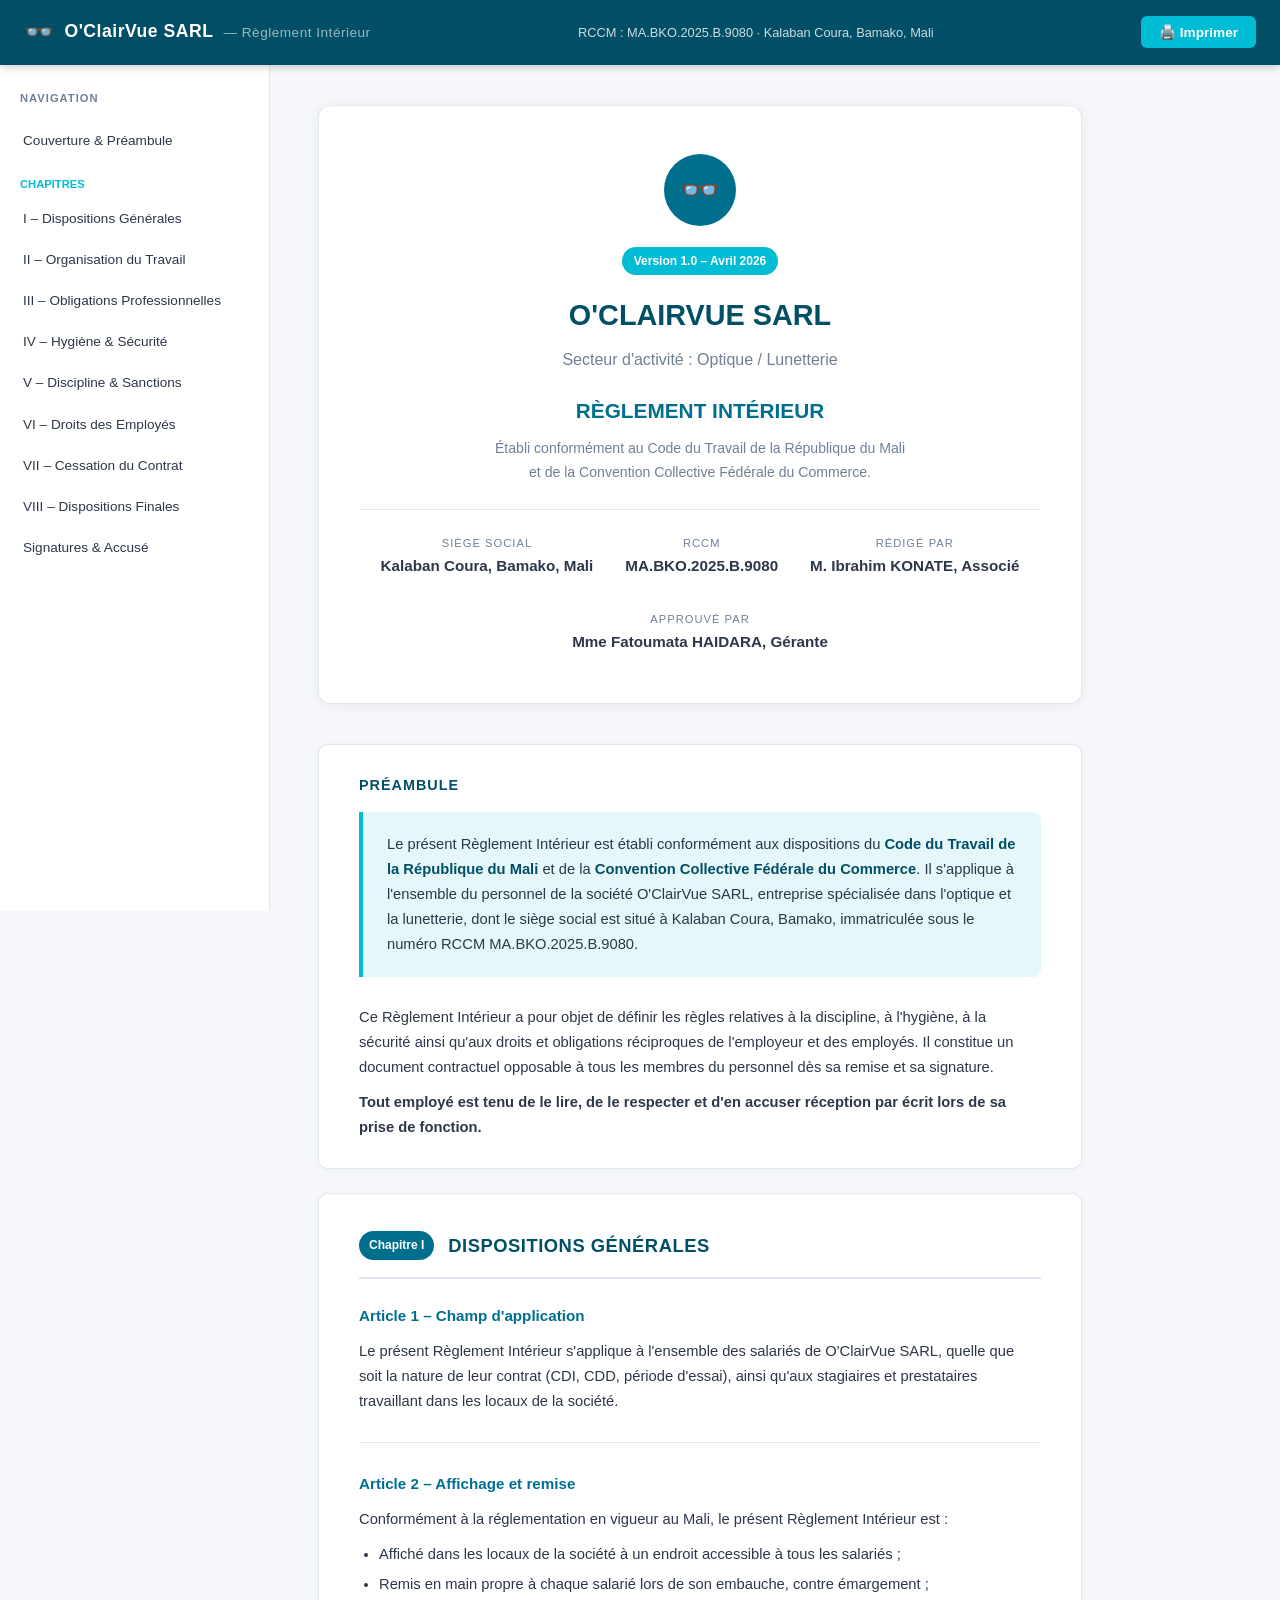
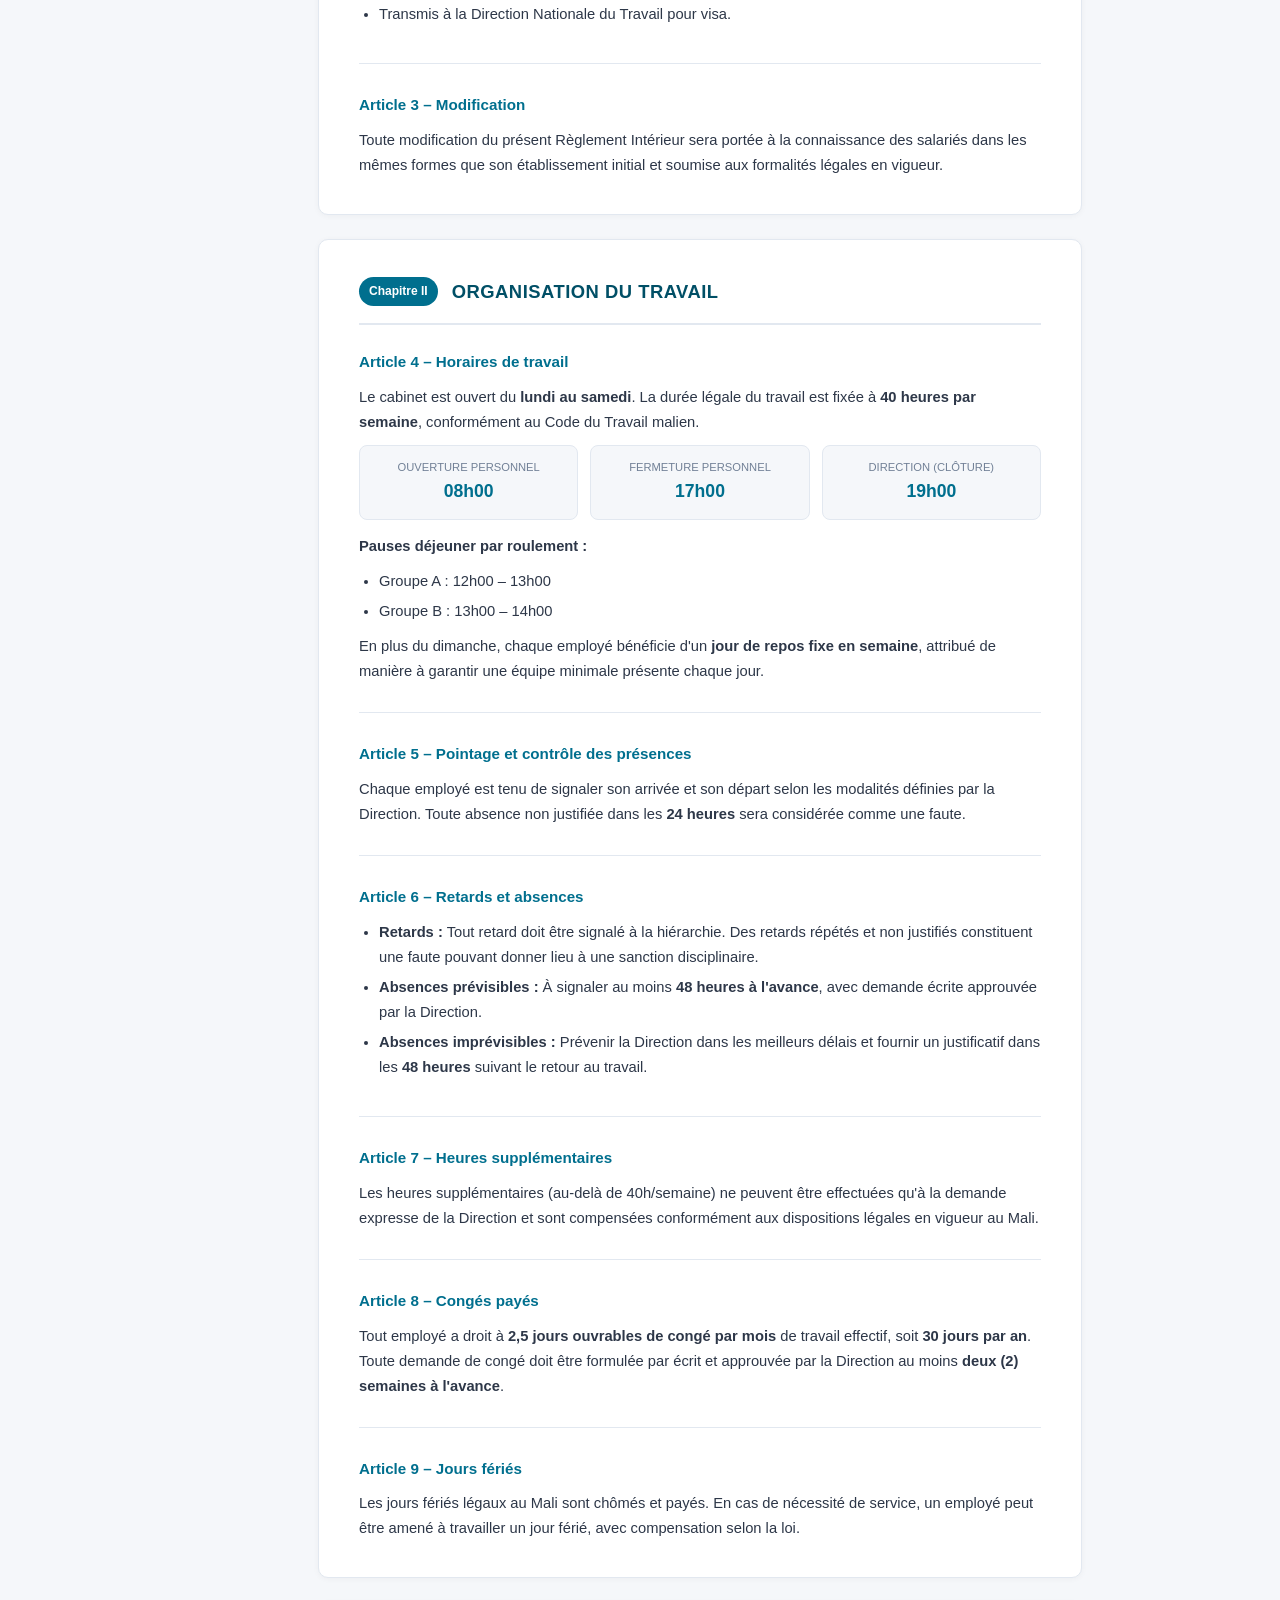
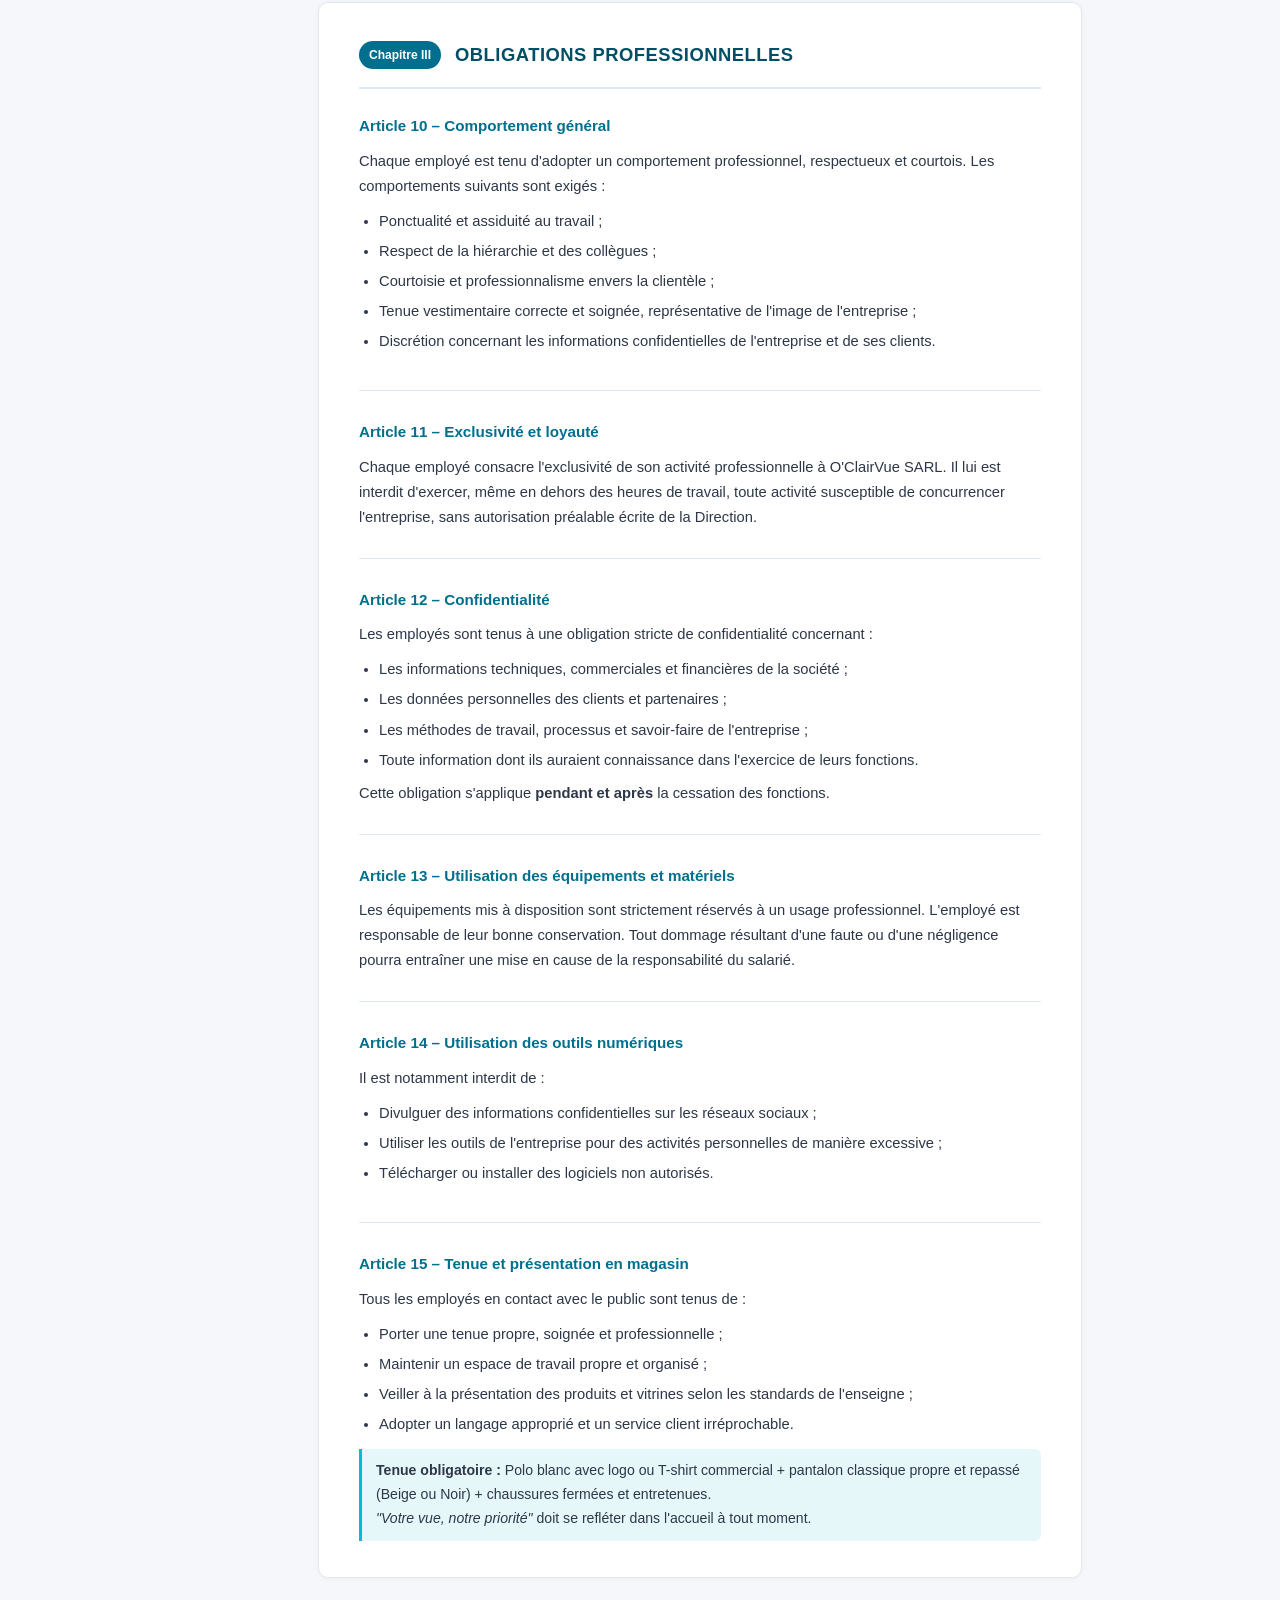
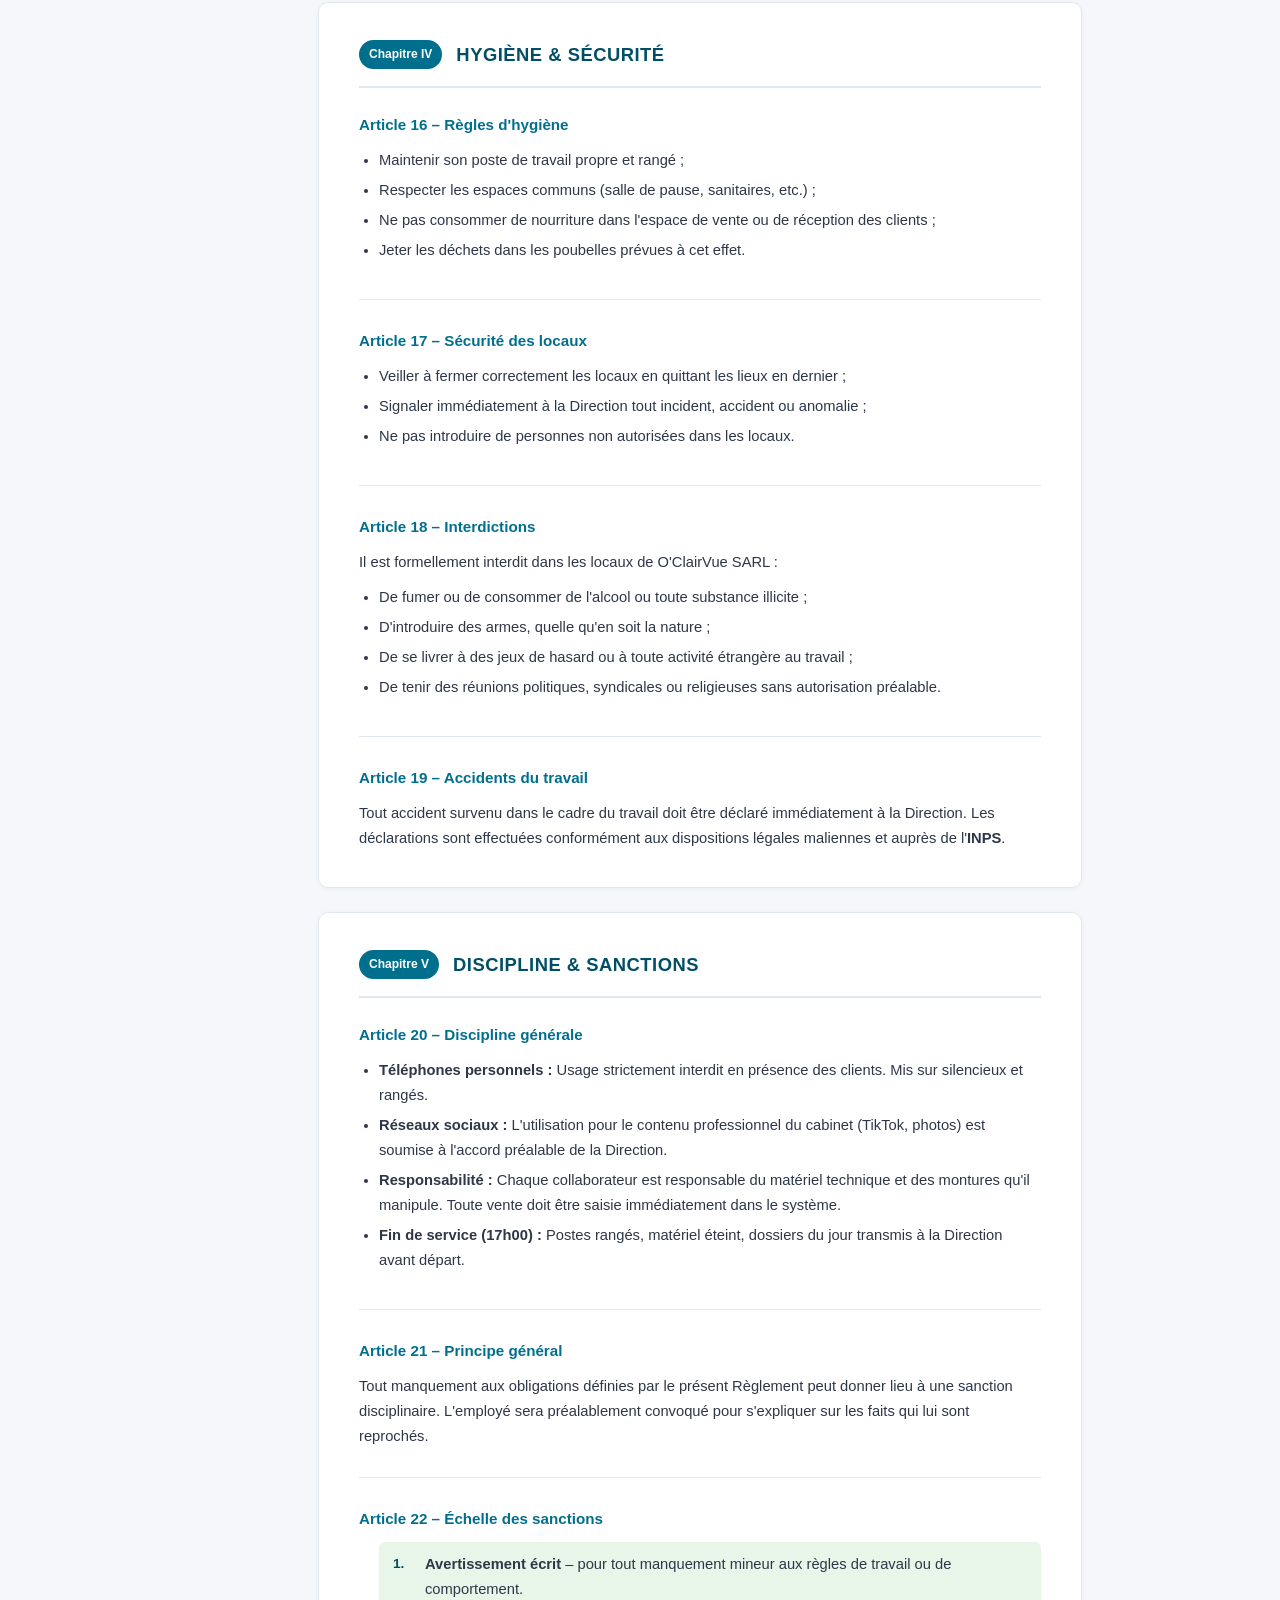
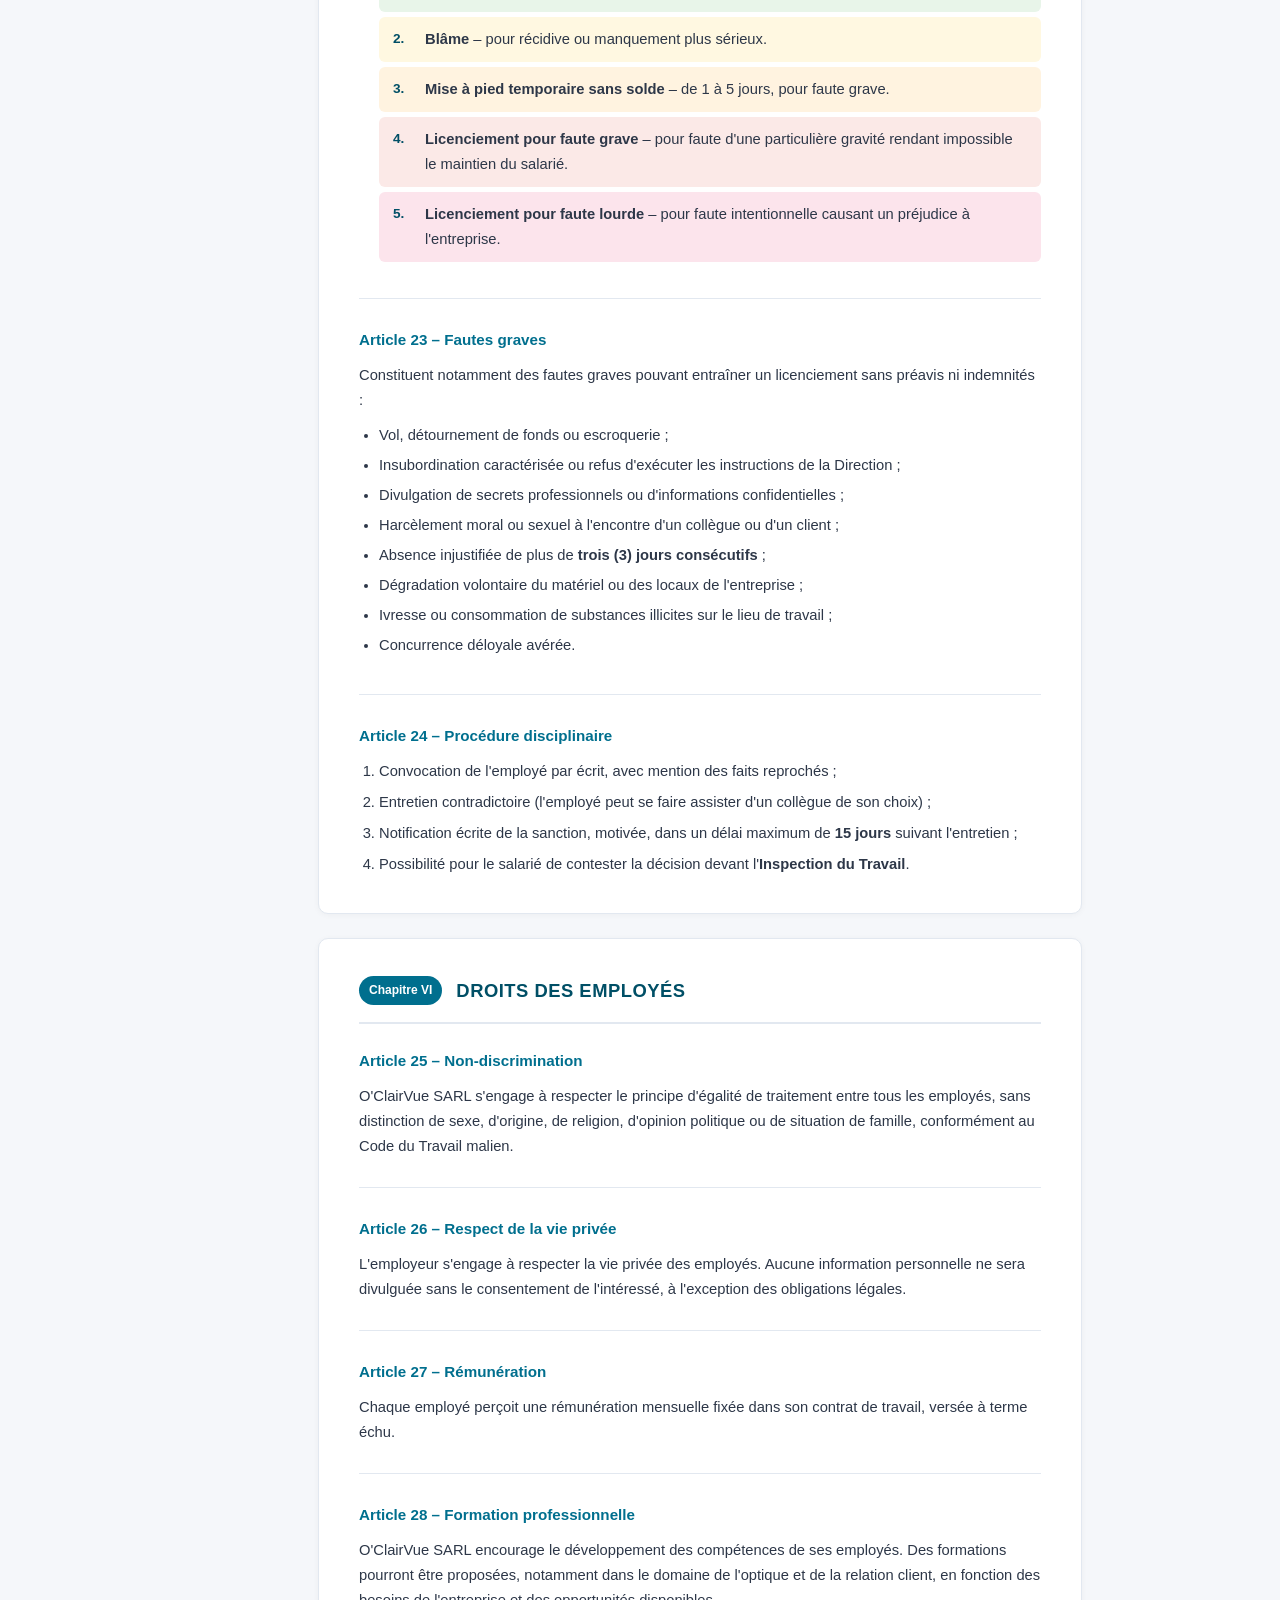
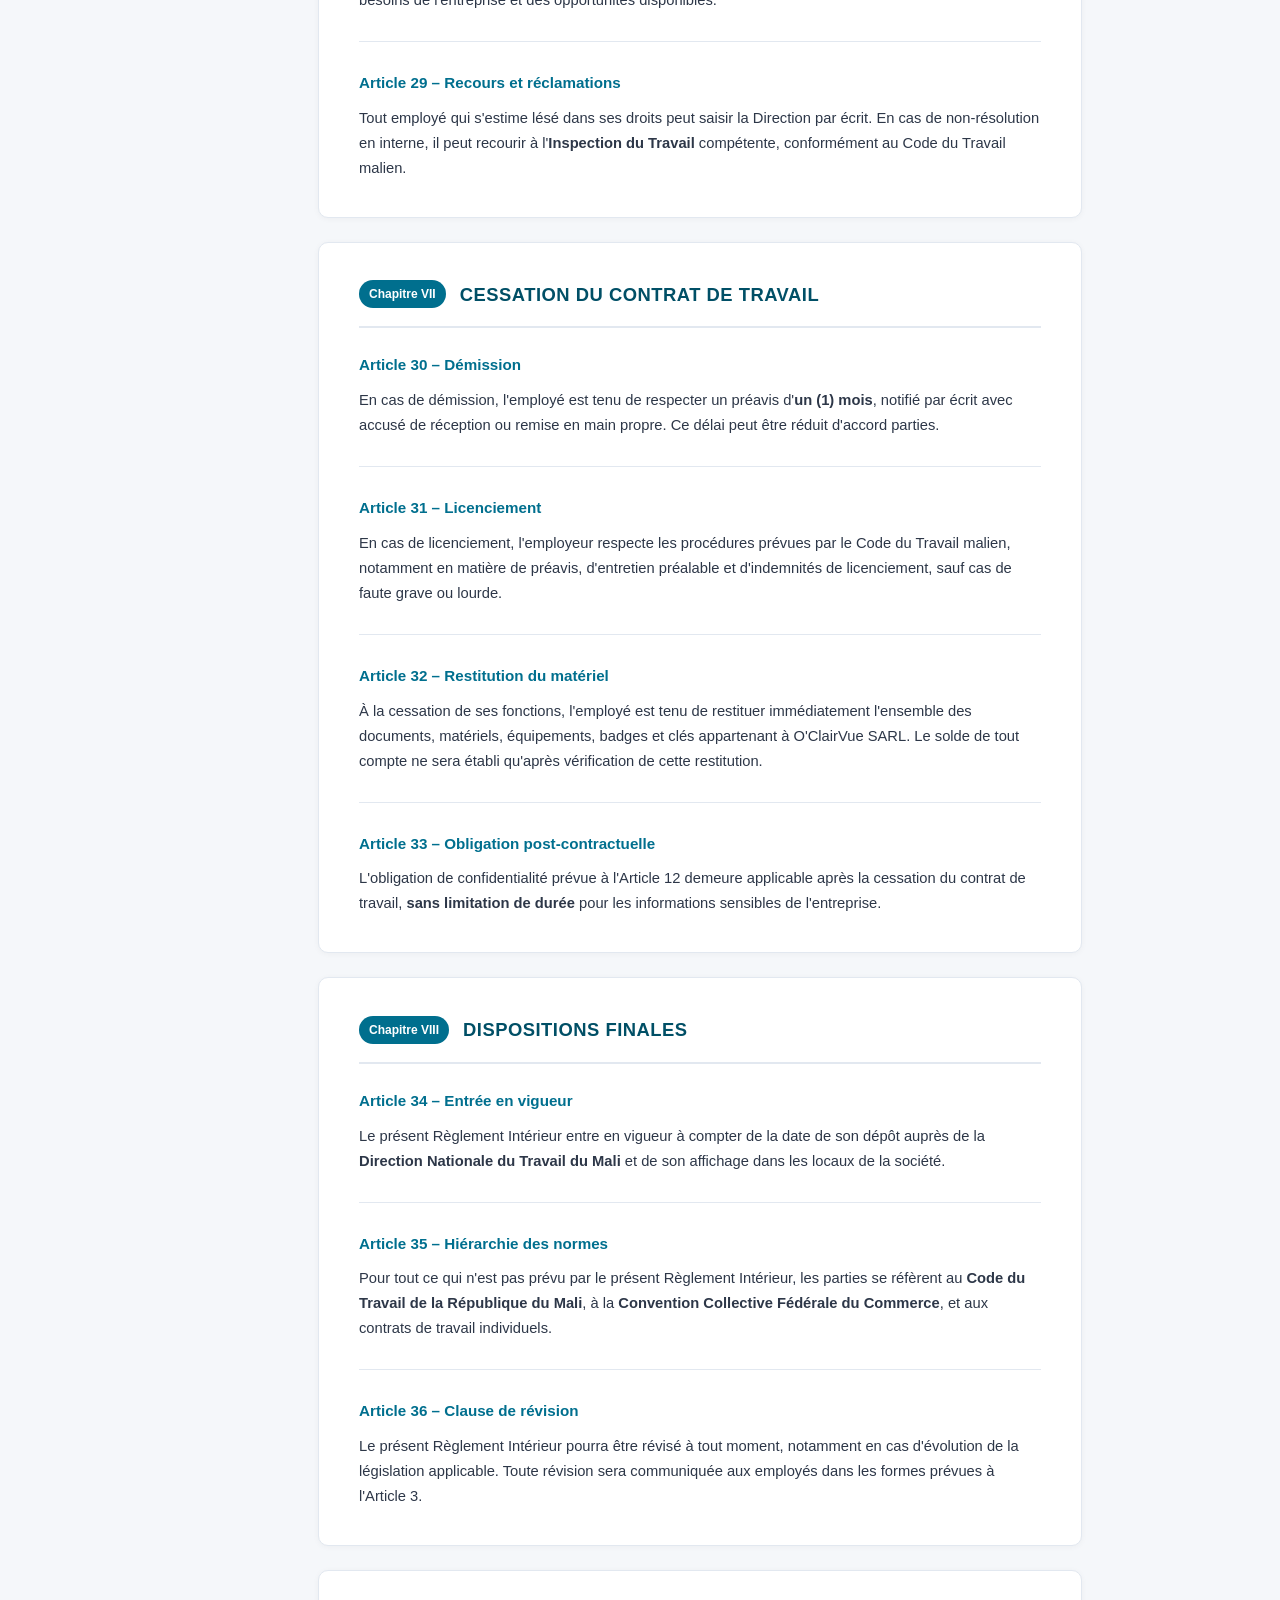
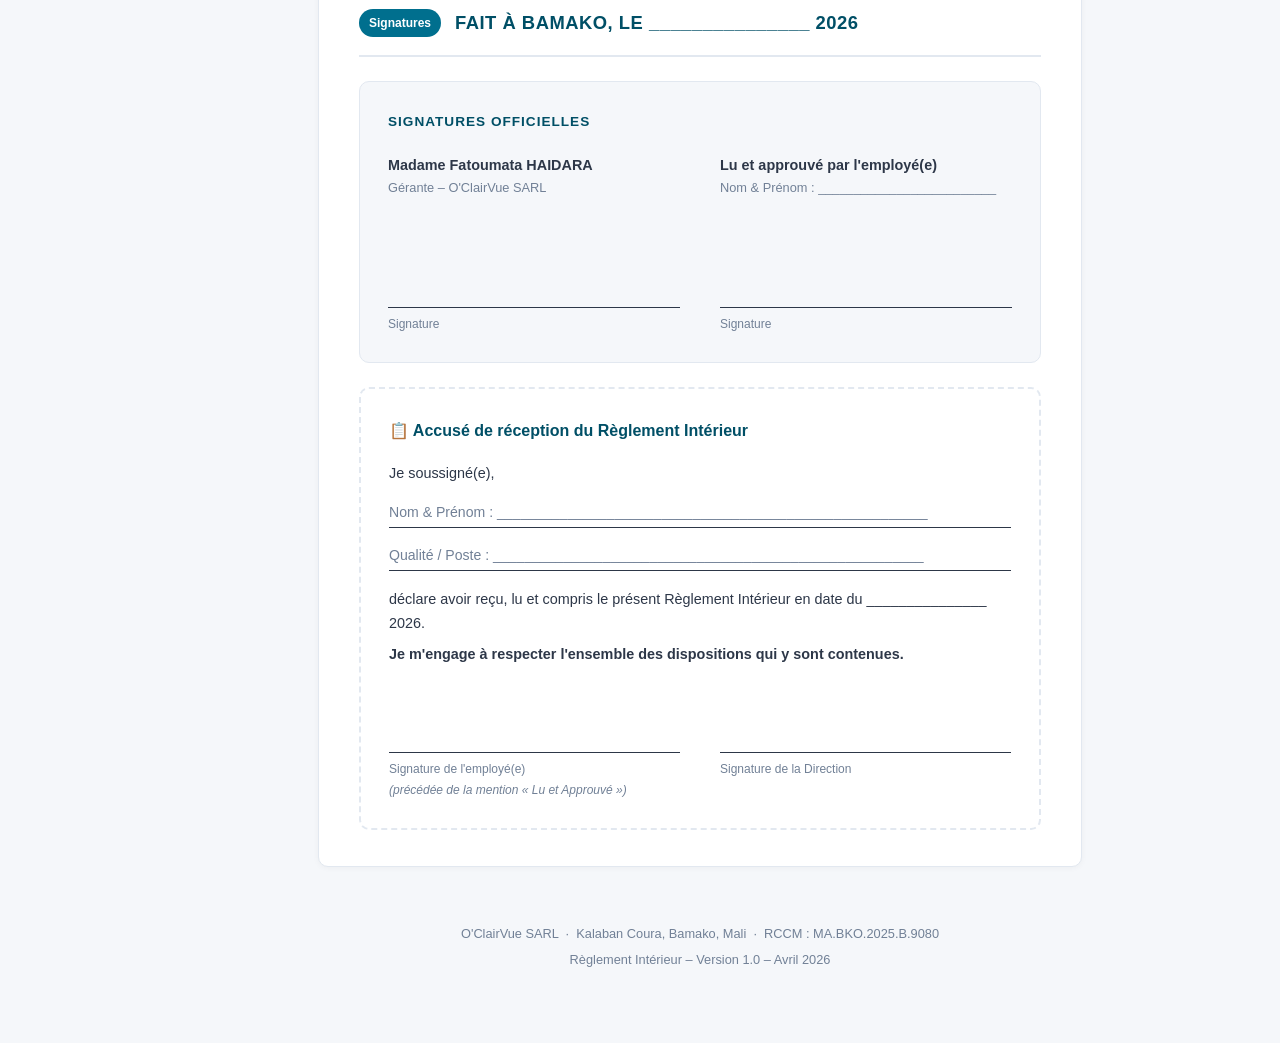
<file: reglement-interieur.html>
<!DOCTYPE html>
<html lang="fr">
<head>
  <meta charset="UTF-8">
  <meta name="viewport" content="width=device-width, initial-scale=1.0">
  <title>Règlement Intérieur – O'ClairVue SARL</title>
  <style>
    :root {
      --primary: #006f8e;
      --primary-dark: #004f66;
      --accent: #00bcd4;
      --bg: #f5f7fa;
      --white: #ffffff;
      --text: #2d3748;
      --muted: #718096;
      --border: #e2e8f0;
      --sidebar-width: 270px;
    }

    * { box-sizing: border-box; margin: 0; padding: 0; }

    body {
      font-family: 'Segoe UI', Arial, sans-serif;
      background: var(--bg);
      color: var(--text);
      line-height: 1.7;
    }

    /* ─── TOP BAR ─── */
    .topbar {
      background: var(--primary-dark);
      color: white;
      padding: 12px 24px;
      display: flex;
      align-items: center;
      justify-content: space-between;
      position: sticky;
      top: 0;
      z-index: 200;
      box-shadow: 0 2px 8px rgba(0,0,0,0.2);
    }
    .topbar-logo {
      display: flex;
      align-items: center;
      gap: 10px;
      font-size: 1.1rem;
      font-weight: 700;
      letter-spacing: 0.5px;
    }
    .topbar-logo span { font-size: 1.5rem; }
    .topbar-meta { font-size: 0.8rem; opacity: 0.8; }
    .btn-print {
      background: var(--accent);
      color: white;
      border: none;
      padding: 8px 18px;
      border-radius: 6px;
      cursor: pointer;
      font-size: 0.85rem;
      font-weight: 600;
      transition: background 0.2s;
    }
    .btn-print:hover { background: #0097a7; }

    /* ─── LAYOUT ─── */
    .layout {
      display: flex;
      min-height: calc(100vh - 54px);
    }

    /* ─── SIDEBAR ─── */
    .sidebar {
      width: var(--sidebar-width);
      background: var(--white);
      border-right: 1px solid var(--border);
      padding: 24px 0;
      position: sticky;
      top: 54px;
      height: calc(100vh - 54px);
      overflow-y: auto;
      flex-shrink: 0;
    }
    .sidebar h3 {
      font-size: 0.7rem;
      text-transform: uppercase;
      letter-spacing: 1px;
      color: var(--muted);
      padding: 0 20px 12px;
    }
    .sidebar ul { list-style: none; }
    .sidebar ul li a {
      display: block;
      padding: 9px 20px;
      color: var(--text);
      text-decoration: none;
      font-size: 0.85rem;
      border-left: 3px solid transparent;
      transition: all 0.2s;
    }
    .sidebar ul li a:hover,
    .sidebar ul li a.active {
      background: #e6f7fa;
      color: var(--primary);
      border-left-color: var(--accent);
      font-weight: 600;
    }
    .sidebar .chapter-label {
      font-size: 0.7rem;
      font-weight: 700;
      color: var(--accent);
      text-transform: uppercase;
      padding: 14px 20px 4px;
    }

    /* ─── MAIN CONTENT ─── */
    .main {
      flex: 1;
      padding: 40px 48px;
      max-width: 860px;
    }

    /* Cover */
    .cover {
      text-align: center;
      background: var(--white);
      border-radius: 12px;
      padding: 48px 40px;
      margin-bottom: 40px;
      border: 1px solid var(--border);
      box-shadow: 0 2px 12px rgba(0,0,0,0.06);
    }
    .cover .logo-badge {
      width: 72px;
      height: 72px;
      background: var(--primary);
      border-radius: 50%;
      display: flex;
      align-items: center;
      justify-content: center;
      font-size: 2rem;
      margin: 0 auto 20px;
    }
    .cover h1 {
      font-size: 1.8rem;
      color: var(--primary-dark);
      margin-bottom: 6px;
    }
    .cover .subtitle {
      font-size: 1rem;
      color: var(--muted);
      margin-bottom: 20px;
    }
    .cover .meta-grid {
      display: flex;
      justify-content: center;
      gap: 32px;
      flex-wrap: wrap;
      margin-top: 24px;
      padding-top: 24px;
      border-top: 1px solid var(--border);
    }
    .cover .meta-item { text-align: center; }
    .cover .meta-item .label {
      font-size: 0.7rem;
      text-transform: uppercase;
      letter-spacing: 1px;
      color: var(--muted);
    }
    .cover .meta-item .value {
      font-size: 0.95rem;
      font-weight: 600;
      color: var(--text);
    }
    .badge-version {
      display: inline-block;
      background: var(--accent);
      color: white;
      font-size: 0.75rem;
      font-weight: 700;
      padding: 4px 12px;
      border-radius: 20px;
      margin-bottom: 16px;
    }

    /* Sections */
    .section {
      background: var(--white);
      border-radius: 10px;
      padding: 36px 40px;
      margin-bottom: 24px;
      border: 1px solid var(--border);
      box-shadow: 0 1px 6px rgba(0,0,0,0.04);
      scroll-margin-top: 70px;
    }
    .section-header {
      display: flex;
      align-items: center;
      gap: 14px;
      margin-bottom: 24px;
      padding-bottom: 16px;
      border-bottom: 2px solid var(--border);
    }
    .chapter-num {
      background: var(--primary);
      color: white;
      font-size: 0.75rem;
      font-weight: 700;
      padding: 4px 10px;
      border-radius: 20px;
      white-space: nowrap;
    }
    .section h2 {
      font-size: 1.15rem;
      color: var(--primary-dark);
      text-transform: uppercase;
      letter-spacing: 0.5px;
    }

    /* Articles */
    .article {
      margin-bottom: 28px;
      padding-bottom: 28px;
      border-bottom: 1px solid var(--border);
    }
    .article:last-child { border-bottom: none; margin-bottom: 0; padding-bottom: 0; }
    .article h3 {
      font-size: 0.95rem;
      color: var(--primary);
      margin-bottom: 10px;
      font-weight: 700;
    }
    .article p { font-size: 0.92rem; margin-bottom: 10px; }
    .article p:last-child { margin-bottom: 0; }
    .article ul {
      padding-left: 20px;
      margin: 8px 0;
    }
    .article ul li {
      font-size: 0.92rem;
      margin-bottom: 5px;
    }

    /* Sanction scale */
    .sanction-list {
      list-style: none;
      padding: 0;
      margin: 10px 0;
    }
    .sanction-list li {
      display: flex;
      align-items: flex-start;
      gap: 12px;
      padding: 10px 14px;
      border-radius: 6px;
      margin-bottom: 6px;
      font-size: 0.9rem;
    }
    .sanction-list li:nth-child(1) { background: #e8f5e9; }
    .sanction-list li:nth-child(2) { background: #fff8e1; }
    .sanction-list li:nth-child(3) { background: #fff3e0; }
    .sanction-list li:nth-child(4) { background: #fbe9e7; }
    .sanction-list li:nth-child(5) { background: #fce4ec; }
    .sanction-num {
      font-weight: 800;
      font-size: 0.85rem;
      min-width: 20px;
      color: var(--primary-dark);
    }

    /* Preambule */
    .preambule {
      background: #e6f7fa;
      border-left: 4px solid var(--accent);
      border-radius: 0 8px 8px 0;
      padding: 20px 24px;
      margin-bottom: 28px;
      font-size: 0.92rem;
    }
    .preambule strong { color: var(--primary-dark); }

    /* Horaires */
    .horaire-grid {
      display: flex;
      gap: 12px;
      flex-wrap: wrap;
      margin: 10px 0;
    }
    .horaire-card {
      background: var(--bg);
      border: 1px solid var(--border);
      border-radius: 8px;
      padding: 12px 16px;
      text-align: center;
      flex: 1;
      min-width: 120px;
    }
    .horaire-card .h-label { font-size: 0.7rem; color: var(--muted); text-transform: uppercase; }
    .horaire-card .h-time { font-size: 1.1rem; font-weight: 700; color: var(--primary); }

    /* Signature block */
    .signature-block {
      background: var(--bg);
      border: 1px solid var(--border);
      border-radius: 10px;
      padding: 28px;
      margin-top: 24px;
    }
    .signature-block h3 {
      font-size: 0.85rem;
      color: var(--primary-dark);
      text-transform: uppercase;
      letter-spacing: 1px;
      margin-bottom: 20px;
    }
    .sig-row {
      display: flex;
      gap: 40px;
      flex-wrap: wrap;
    }
    .sig-col {
      flex: 1;
      min-width: 180px;
    }
    .sig-col .sig-name { font-weight: 700; font-size: 0.9rem; }
    .sig-col .sig-title { font-size: 0.8rem; color: var(--muted); margin-bottom: 40px; }
    .sig-line { border-top: 1px solid var(--text); margin-top: 8px; padding-top: 6px; font-size: 0.75rem; color: var(--muted); }

    /* Accusé de réception */
    .accuse {
      border: 2px dashed var(--border);
      border-radius: 10px;
      padding: 28px;
      margin-top: 24px;
    }
    .accuse h3 {
      color: var(--primary-dark);
      margin-bottom: 16px;
      font-size: 1rem;
    }
    .form-field {
      border-bottom: 1px solid var(--text);
      margin: 16px 0;
      padding-bottom: 2px;
      font-size: 0.88rem;
      color: var(--muted);
    }

    /* Footer */
    footer {
      text-align: center;
      padding: 32px;
      font-size: 0.8rem;
      color: var(--muted);
    }

    /* Print styles */
    @media print {
      .topbar, .sidebar, .btn-print { display: none !important; }
      .main { padding: 20px; max-width: 100%; }
      .section { break-inside: avoid; box-shadow: none; border: 1px solid #ccc; }
      .layout { display: block; }
    }

    /* Mobile */
    @media (max-width: 768px) {
      .sidebar { display: none; }
      .main { padding: 20px 16px; }
      .section { padding: 24px 20px; }
      .cover { padding: 32px 20px; }
      .topbar-meta { display: none; }
    }
  </style>
</head>
<body>

<!-- TOP BAR -->
<div class="topbar">
  <div class="topbar-logo">
    <span>👓</span>
    O'ClairVue SARL
    <span style="font-weight:300; opacity:0.6; font-size:0.85rem;">— Règlement Intérieur</span>
  </div>
  <div class="topbar-meta">RCCM : MA.BKO.2025.B.9080 · Kalaban Coura, Bamako, Mali</div>
  <button class="btn-print" onclick="window.print()">🖨️ Imprimer</button>
</div>

<div class="layout">

  <!-- SIDEBAR -->
  <nav class="sidebar">
    <h3>Navigation</h3>
    <ul>
      <li><a href="#couverture">Couverture &amp; Préambule</a></li>
      <li class="chapter-label">Chapitres</li>
      <li><a href="#ch1">I – Dispositions Générales</a></li>
      <li><a href="#ch2">II – Organisation du Travail</a></li>
      <li><a href="#ch3">III – Obligations Professionnelles</a></li>
      <li><a href="#ch4">IV – Hygiène &amp; Sécurité</a></li>
      <li><a href="#ch5">V – Discipline &amp; Sanctions</a></li>
      <li><a href="#ch6">VI – Droits des Employés</a></li>
      <li><a href="#ch7">VII – Cessation du Contrat</a></li>
      <li><a href="#ch8">VIII – Dispositions Finales</a></li>
      <li><a href="#signatures">Signatures &amp; Accusé</a></li>
    </ul>
  </nav>

  <!-- MAIN -->
  <main class="main">

    <!-- COVER -->
    <div class="cover" id="couverture">
      <div class="logo-badge">👓</div>
      <div class="badge-version">Version 1.0 – Avril 2026</div>
      <h1>O'CLAIRVUE SARL</h1>
      <div class="subtitle">Secteur d'activité : Optique / Lunetterie</div>
      <h2 style="font-size:1.3rem; color:#006f8e; margin-bottom: 8px;">RÈGLEMENT INTÉRIEUR</h2>
      <p style="color:#718096; font-size:0.88rem;">Établi conformément au Code du Travail de la République du Mali<br>et de la Convention Collective Fédérale du Commerce.</p>
      <div class="meta-grid">
        <div class="meta-item">
          <div class="label">Siège social</div>
          <div class="value">Kalaban Coura, Bamako, Mali</div>
        </div>
        <div class="meta-item">
          <div class="label">RCCM</div>
          <div class="value">MA.BKO.2025.B.9080</div>
        </div>
        <div class="meta-item">
          <div class="label">Rédigé par</div>
          <div class="value">M. Ibrahim KONATE, Associé</div>
        </div>
        <div class="meta-item">
          <div class="label">Approuvé par</div>
          <div class="value">Mme Fatoumata HAIDARA, Gérante</div>
        </div>
      </div>
    </div>

    <!-- PRÉAMBULE -->
    <div class="section" style="padding-top: 28px; padding-bottom: 28px;">
      <h3 style="color:var(--primary-dark); text-transform:uppercase; letter-spacing:1px; font-size:0.9rem; margin-bottom:14px;">Préambule</h3>
      <div class="preambule">
        Le présent Règlement Intérieur est établi conformément aux dispositions du <strong>Code du Travail de la République du Mali</strong> et de la <strong>Convention Collective Fédérale du Commerce</strong>. Il s'applique à l'ensemble du personnel de la société O'ClairVue SARL, entreprise spécialisée dans l'optique et la lunetterie, dont le siège social est situé à Kalaban Coura, Bamako, immatriculée sous le numéro RCCM MA.BKO.2025.B.9080.
      </div>
      <p style="font-size:0.92rem;">Ce Règlement Intérieur a pour objet de définir les règles relatives à la discipline, à l'hygiène, à la sécurité ainsi qu'aux droits et obligations réciproques de l'employeur et des employés. Il constitue un document contractuel opposable à tous les membres du personnel dès sa remise et sa signature.</p>
      <p style="font-size:0.92rem; margin-top:10px;"><strong>Tout employé est tenu de le lire, de le respecter et d'en accuser réception par écrit lors de sa prise de fonction.</strong></p>
    </div>

    <!-- CHAPITRE I -->
    <div class="section" id="ch1">
      <div class="section-header">
        <span class="chapter-num">Chapitre I</span>
        <h2>Dispositions Générales</h2>
      </div>

      <div class="article">
        <h3>Article 1 – Champ d'application</h3>
        <p>Le présent Règlement Intérieur s'applique à l'ensemble des salariés de O'ClairVue SARL, quelle que soit la nature de leur contrat (CDI, CDD, période d'essai), ainsi qu'aux stagiaires et prestataires travaillant dans les locaux de la société.</p>
      </div>

      <div class="article">
        <h3>Article 2 – Affichage et remise</h3>
        <p>Conformément à la réglementation en vigueur au Mali, le présent Règlement Intérieur est :</p>
        <ul>
          <li>Affiché dans les locaux de la société à un endroit accessible à tous les salariés ;</li>
          <li>Remis en main propre à chaque salarié lors de son embauche, contre émargement ;</li>
          <li>Transmis à la Direction Nationale du Travail pour visa.</li>
        </ul>
      </div>

      <div class="article">
        <h3>Article 3 – Modification</h3>
        <p>Toute modification du présent Règlement Intérieur sera portée à la connaissance des salariés dans les mêmes formes que son établissement initial et soumise aux formalités légales en vigueur.</p>
      </div>
    </div>

    <!-- CHAPITRE II -->
    <div class="section" id="ch2">
      <div class="section-header">
        <span class="chapter-num">Chapitre II</span>
        <h2>Organisation du Travail</h2>
      </div>

      <div class="article">
        <h3>Article 4 – Horaires de travail</h3>
        <p>Le cabinet est ouvert du <strong>lundi au samedi</strong>. La durée légale du travail est fixée à <strong>40 heures par semaine</strong>, conformément au Code du Travail malien.</p>
        <div class="horaire-grid">
          <div class="horaire-card">
            <div class="h-label">Ouverture personnel</div>
            <div class="h-time">08h00</div>
          </div>
          <div class="horaire-card">
            <div class="h-label">Fermeture personnel</div>
            <div class="h-time">17h00</div>
          </div>
          <div class="horaire-card">
            <div class="h-label">Direction (clôture)</div>
            <div class="h-time">19h00</div>
          </div>
        </div>
        <p style="margin-top:14px;"><strong>Pauses déjeuner par roulement :</strong></p>
        <ul>
          <li>Groupe A : 12h00 – 13h00</li>
          <li>Groupe B : 13h00 – 14h00</li>
        </ul>
        <p style="margin-top:10px;">En plus du dimanche, chaque employé bénéficie d'un <strong>jour de repos fixe en semaine</strong>, attribué de manière à garantir une équipe minimale présente chaque jour.</p>
      </div>

      <div class="article">
        <h3>Article 5 – Pointage et contrôle des présences</h3>
        <p>Chaque employé est tenu de signaler son arrivée et son départ selon les modalités définies par la Direction. Toute absence non justifiée dans les <strong>24 heures</strong> sera considérée comme une faute.</p>
      </div>

      <div class="article">
        <h3>Article 6 – Retards et absences</h3>
        <ul>
          <li><strong>Retards :</strong> Tout retard doit être signalé à la hiérarchie. Des retards répétés et non justifiés constituent une faute pouvant donner lieu à une sanction disciplinaire.</li>
          <li><strong>Absences prévisibles :</strong> À signaler au moins <strong>48 heures à l'avance</strong>, avec demande écrite approuvée par la Direction.</li>
          <li><strong>Absences imprévisibles :</strong> Prévenir la Direction dans les meilleurs délais et fournir un justificatif dans les <strong>48 heures</strong> suivant le retour au travail.</li>
        </ul>
      </div>

      <div class="article">
        <h3>Article 7 – Heures supplémentaires</h3>
        <p>Les heures supplémentaires (au-delà de 40h/semaine) ne peuvent être effectuées qu'à la demande expresse de la Direction et sont compensées conformément aux dispositions légales en vigueur au Mali.</p>
      </div>

      <div class="article">
        <h3>Article 8 – Congés payés</h3>
        <p>Tout employé a droit à <strong>2,5 jours ouvrables de congé par mois</strong> de travail effectif, soit <strong>30 jours par an</strong>. Toute demande de congé doit être formulée par écrit et approuvée par la Direction au moins <strong>deux (2) semaines à l'avance</strong>.</p>
      </div>

      <div class="article">
        <h3>Article 9 – Jours fériés</h3>
        <p>Les jours fériés légaux au Mali sont chômés et payés. En cas de nécessité de service, un employé peut être amené à travailler un jour férié, avec compensation selon la loi.</p>
      </div>
    </div>

    <!-- CHAPITRE III -->
    <div class="section" id="ch3">
      <div class="section-header">
        <span class="chapter-num">Chapitre III</span>
        <h2>Obligations Professionnelles</h2>
      </div>

      <div class="article">
        <h3>Article 10 – Comportement général</h3>
        <p>Chaque employé est tenu d'adopter un comportement professionnel, respectueux et courtois. Les comportements suivants sont exigés :</p>
        <ul>
          <li>Ponctualité et assiduité au travail ;</li>
          <li>Respect de la hiérarchie et des collègues ;</li>
          <li>Courtoisie et professionnalisme envers la clientèle ;</li>
          <li>Tenue vestimentaire correcte et soignée, représentative de l'image de l'entreprise ;</li>
          <li>Discrétion concernant les informations confidentielles de l'entreprise et de ses clients.</li>
        </ul>
      </div>

      <div class="article">
        <h3>Article 11 – Exclusivité et loyauté</h3>
        <p>Chaque employé consacre l'exclusivité de son activité professionnelle à O'ClairVue SARL. Il lui est interdit d'exercer, même en dehors des heures de travail, toute activité susceptible de concurrencer l'entreprise, sans autorisation préalable écrite de la Direction.</p>
      </div>

      <div class="article">
        <h3>Article 12 – Confidentialité</h3>
        <p>Les employés sont tenus à une obligation stricte de confidentialité concernant :</p>
        <ul>
          <li>Les informations techniques, commerciales et financières de la société ;</li>
          <li>Les données personnelles des clients et partenaires ;</li>
          <li>Les méthodes de travail, processus et savoir-faire de l'entreprise ;</li>
          <li>Toute information dont ils auraient connaissance dans l'exercice de leurs fonctions.</li>
        </ul>
        <p>Cette obligation s'applique <strong>pendant et après</strong> la cessation des fonctions.</p>
      </div>

      <div class="article">
        <h3>Article 13 – Utilisation des équipements et matériels</h3>
        <p>Les équipements mis à disposition sont strictement réservés à un usage professionnel. L'employé est responsable de leur bonne conservation. Tout dommage résultant d'une faute ou d'une négligence pourra entraîner une mise en cause de la responsabilité du salarié.</p>
      </div>

      <div class="article">
        <h3>Article 14 – Utilisation des outils numériques</h3>
        <p>Il est notamment interdit de :</p>
        <ul>
          <li>Divulguer des informations confidentielles sur les réseaux sociaux ;</li>
          <li>Utiliser les outils de l'entreprise pour des activités personnelles de manière excessive ;</li>
          <li>Télécharger ou installer des logiciels non autorisés.</li>
        </ul>
      </div>

      <div class="article">
        <h3>Article 15 – Tenue et présentation en magasin</h3>
        <p>Tous les employés en contact avec le public sont tenus de :</p>
        <ul>
          <li>Porter une tenue propre, soignée et professionnelle ;</li>
          <li>Maintenir un espace de travail propre et organisé ;</li>
          <li>Veiller à la présentation des produits et vitrines selon les standards de l'enseigne ;</li>
          <li>Adopter un langage approprié et un service client irréprochable.</li>
        </ul>
        <p style="background:#e6f7fa; border-left:3px solid var(--accent); padding:10px 14px; border-radius:0 6px 6px 0; margin-top:12px; font-size:0.88rem;">
          <strong>Tenue obligatoire :</strong> Polo blanc avec logo ou T-shirt commercial + pantalon classique propre et repassé (Beige ou Noir) + chaussures fermées et entretenues.<br>
          <em>"Votre vue, notre priorité"</em> doit se refléter dans l'accueil à tout moment.
        </p>
      </div>
    </div>

    <!-- CHAPITRE IV -->
    <div class="section" id="ch4">
      <div class="section-header">
        <span class="chapter-num">Chapitre IV</span>
        <h2>Hygiène &amp; Sécurité</h2>
      </div>

      <div class="article">
        <h3>Article 16 – Règles d'hygiène</h3>
        <ul>
          <li>Maintenir son poste de travail propre et rangé ;</li>
          <li>Respecter les espaces communs (salle de pause, sanitaires, etc.) ;</li>
          <li>Ne pas consommer de nourriture dans l'espace de vente ou de réception des clients ;</li>
          <li>Jeter les déchets dans les poubelles prévues à cet effet.</li>
        </ul>
      </div>

      <div class="article">
        <h3>Article 17 – Sécurité des locaux</h3>
        <ul>
          <li>Veiller à fermer correctement les locaux en quittant les lieux en dernier ;</li>
          <li>Signaler immédiatement à la Direction tout incident, accident ou anomalie ;</li>
          <li>Ne pas introduire de personnes non autorisées dans les locaux.</li>
        </ul>
      </div>

      <div class="article">
        <h3>Article 18 – Interdictions</h3>
        <p>Il est formellement interdit dans les locaux de O'ClairVue SARL :</p>
        <ul>
          <li>De fumer ou de consommer de l'alcool ou toute substance illicite ;</li>
          <li>D'introduire des armes, quelle qu'en soit la nature ;</li>
          <li>De se livrer à des jeux de hasard ou à toute activité étrangère au travail ;</li>
          <li>De tenir des réunions politiques, syndicales ou religieuses sans autorisation préalable.</li>
        </ul>
      </div>

      <div class="article">
        <h3>Article 19 – Accidents du travail</h3>
        <p>Tout accident survenu dans le cadre du travail doit être déclaré immédiatement à la Direction. Les déclarations sont effectuées conformément aux dispositions légales maliennes et auprès de l'<strong>INPS</strong>.</p>
      </div>
    </div>

    <!-- CHAPITRE V -->
    <div class="section" id="ch5">
      <div class="section-header">
        <span class="chapter-num">Chapitre V</span>
        <h2>Discipline &amp; Sanctions</h2>
      </div>

      <div class="article">
        <h3>Article 20 – Discipline générale</h3>
        <ul>
          <li><strong>Téléphones personnels :</strong> Usage strictement interdit en présence des clients. Mis sur silencieux et rangés.</li>
          <li><strong>Réseaux sociaux :</strong> L'utilisation pour le contenu professionnel du cabinet (TikTok, photos) est soumise à l'accord préalable de la Direction.</li>
          <li><strong>Responsabilité :</strong> Chaque collaborateur est responsable du matériel technique et des montures qu'il manipule. Toute vente doit être saisie immédiatement dans le système.</li>
          <li><strong>Fin de service (17h00) :</strong> Postes rangés, matériel éteint, dossiers du jour transmis à la Direction avant départ.</li>
        </ul>
      </div>

      <div class="article">
        <h3>Article 21 – Principe général</h3>
        <p>Tout manquement aux obligations définies par le présent Règlement peut donner lieu à une sanction disciplinaire. L'employé sera préalablement convoqué pour s'expliquer sur les faits qui lui sont reprochés.</p>
      </div>

      <div class="article">
        <h3>Article 22 – Échelle des sanctions</h3>
        <ul class="sanction-list">
          <li><span class="sanction-num">1.</span><span><strong>Avertissement écrit</strong> – pour tout manquement mineur aux règles de travail ou de comportement.</span></li>
          <li><span class="sanction-num">2.</span><span><strong>Blâme</strong> – pour récidive ou manquement plus sérieux.</span></li>
          <li><span class="sanction-num">3.</span><span><strong>Mise à pied temporaire sans solde</strong> – de 1 à 5 jours, pour faute grave.</span></li>
          <li><span class="sanction-num">4.</span><span><strong>Licenciement pour faute grave</strong> – pour faute d'une particulière gravité rendant impossible le maintien du salarié.</span></li>
          <li><span class="sanction-num">5.</span><span><strong>Licenciement pour faute lourde</strong> – pour faute intentionnelle causant un préjudice à l'entreprise.</span></li>
        </ul>
      </div>

      <div class="article">
        <h3>Article 23 – Fautes graves</h3>
        <p>Constituent notamment des fautes graves pouvant entraîner un licenciement sans préavis ni indemnités :</p>
        <ul>
          <li>Vol, détournement de fonds ou escroquerie ;</li>
          <li>Insubordination caractérisée ou refus d'exécuter les instructions de la Direction ;</li>
          <li>Divulgation de secrets professionnels ou d'informations confidentielles ;</li>
          <li>Harcèlement moral ou sexuel à l'encontre d'un collègue ou d'un client ;</li>
          <li>Absence injustifiée de plus de <strong>trois (3) jours consécutifs</strong> ;</li>
          <li>Dégradation volontaire du matériel ou des locaux de l'entreprise ;</li>
          <li>Ivresse ou consommation de substances illicites sur le lieu de travail ;</li>
          <li>Concurrence déloyale avérée.</li>
        </ul>
      </div>

      <div class="article">
        <h3>Article 24 – Procédure disciplinaire</h3>
        <ol style="padding-left:20px; font-size:0.92rem;">
          <li style="margin-bottom:6px;">Convocation de l'employé par écrit, avec mention des faits reprochés ;</li>
          <li style="margin-bottom:6px;">Entretien contradictoire (l'employé peut se faire assister d'un collègue de son choix) ;</li>
          <li style="margin-bottom:6px;">Notification écrite de la sanction, motivée, dans un délai maximum de <strong>15 jours</strong> suivant l'entretien ;</li>
          <li>Possibilité pour le salarié de contester la décision devant l'<strong>Inspection du Travail</strong>.</li>
        </ol>
      </div>
    </div>

    <!-- CHAPITRE VI -->
    <div class="section" id="ch6">
      <div class="section-header">
        <span class="chapter-num">Chapitre VI</span>
        <h2>Droits des Employés</h2>
      </div>

      <div class="article">
        <h3>Article 25 – Non-discrimination</h3>
        <p>O'ClairVue SARL s'engage à respecter le principe d'égalité de traitement entre tous les employés, sans distinction de sexe, d'origine, de religion, d'opinion politique ou de situation de famille, conformément au Code du Travail malien.</p>
      </div>

      <div class="article">
        <h3>Article 26 – Respect de la vie privée</h3>
        <p>L'employeur s'engage à respecter la vie privée des employés. Aucune information personnelle ne sera divulguée sans le consentement de l'intéressé, à l'exception des obligations légales.</p>
      </div>

      <div class="article">
        <h3>Article 27 – Rémunération</h3>
        <p>Chaque employé perçoit une rémunération mensuelle fixée dans son contrat de travail, versée à terme échu.</p>
      </div>

      <div class="article">
        <h3>Article 28 – Formation professionnelle</h3>
        <p>O'ClairVue SARL encourage le développement des compétences de ses employés. Des formations pourront être proposées, notamment dans le domaine de l'optique et de la relation client, en fonction des besoins de l'entreprise et des opportunités disponibles.</p>
      </div>

      <div class="article">
        <h3>Article 29 – Recours et réclamations</h3>
        <p>Tout employé qui s'estime lésé dans ses droits peut saisir la Direction par écrit. En cas de non-résolution en interne, il peut recourir à l'<strong>Inspection du Travail</strong> compétente, conformément au Code du Travail malien.</p>
      </div>
    </div>

    <!-- CHAPITRE VII -->
    <div class="section" id="ch7">
      <div class="section-header">
        <span class="chapter-num">Chapitre VII</span>
        <h2>Cessation du Contrat de Travail</h2>
      </div>

      <div class="article">
        <h3>Article 30 – Démission</h3>
        <p>En cas de démission, l'employé est tenu de respecter un préavis d'<strong>un (1) mois</strong>, notifié par écrit avec accusé de réception ou remise en main propre. Ce délai peut être réduit d'accord parties.</p>
      </div>

      <div class="article">
        <h3>Article 31 – Licenciement</h3>
        <p>En cas de licenciement, l'employeur respecte les procédures prévues par le Code du Travail malien, notamment en matière de préavis, d'entretien préalable et d'indemnités de licenciement, sauf cas de faute grave ou lourde.</p>
      </div>

      <div class="article">
        <h3>Article 32 – Restitution du matériel</h3>
        <p>À la cessation de ses fonctions, l'employé est tenu de restituer immédiatement l'ensemble des documents, matériels, équipements, badges et clés appartenant à O'ClairVue SARL. Le solde de tout compte ne sera établi qu'après vérification de cette restitution.</p>
      </div>

      <div class="article">
        <h3>Article 33 – Obligation post-contractuelle</h3>
        <p>L'obligation de confidentialité prévue à l'Article 12 demeure applicable après la cessation du contrat de travail, <strong>sans limitation de durée</strong> pour les informations sensibles de l'entreprise.</p>
      </div>
    </div>

    <!-- CHAPITRE VIII -->
    <div class="section" id="ch8">
      <div class="section-header">
        <span class="chapter-num">Chapitre VIII</span>
        <h2>Dispositions Finales</h2>
      </div>

      <div class="article">
        <h3>Article 34 – Entrée en vigueur</h3>
        <p>Le présent Règlement Intérieur entre en vigueur à compter de la date de son dépôt auprès de la <strong>Direction Nationale du Travail du Mali</strong> et de son affichage dans les locaux de la société.</p>
      </div>

      <div class="article">
        <h3>Article 35 – Hiérarchie des normes</h3>
        <p>Pour tout ce qui n'est pas prévu par le présent Règlement Intérieur, les parties se réfèrent au <strong>Code du Travail de la République du Mali</strong>, à la <strong>Convention Collective Fédérale du Commerce</strong>, et aux contrats de travail individuels.</p>
      </div>

      <div class="article">
        <h3>Article 36 – Clause de révision</h3>
        <p>Le présent Règlement Intérieur pourra être révisé à tout moment, notamment en cas d'évolution de la législation applicable. Toute révision sera communiquée aux employés dans les formes prévues à l'Article 3.</p>
      </div>
    </div>

    <!-- SIGNATURES -->
    <div class="section" id="signatures">
      <div class="section-header">
        <span class="chapter-num">Signatures</span>
        <h2>Fait à Bamako, le _______________ 2026</h2>
      </div>

      <div class="signature-block">
        <h3>Signatures officielles</h3>
        <div class="sig-row">
          <div class="sig-col">
            <div class="sig-name">Madame Fatoumata HAIDARA</div>
            <div class="sig-title">Gérante – O'ClairVue SARL</div>
            <div style="height:60px;"></div>
            <div class="sig-line">Signature</div>
          </div>
          <div class="sig-col">
            <div class="sig-name">Lu et approuvé par l'employé(e)</div>
            <div class="sig-title">Nom &amp; Prénom : _________________________</div>
            <div style="height:60px;"></div>
            <div class="sig-line">Signature</div>
          </div>
        </div>
      </div>

      <!-- Accusé de réception -->
      <div class="accuse">
        <h3>📋 Accusé de réception du Règlement Intérieur</h3>
        <p style="font-size:0.9rem;">Je soussigné(e),</p>
        <div class="form-field">Nom &amp; Prénom : _______________________________________________________</div>
        <div class="form-field">Qualité / Poste : _______________________________________________________</div>
        <p style="font-size:0.9rem; margin-top:14px;">déclare avoir reçu, lu et compris le présent Règlement Intérieur en date du _______________ 2026.</p>
        <p style="font-size:0.9rem; margin-top:6px;"><strong>Je m'engage à respecter l'ensemble des dispositions qui y sont contenues.</strong></p>
        <div class="sig-row" style="margin-top:28px;">
          <div class="sig-col">
            <div style="height:50px;"></div>
            <div class="sig-line">Signature de l'employé(e) <br><em style="font-size:0.75rem;">(précédée de la mention « Lu et Approuvé »)</em></div>
          </div>
          <div class="sig-col">
            <div style="height:50px;"></div>
            <div class="sig-line">Signature de la Direction</div>
          </div>
        </div>
      </div>
    </div>

    <footer>
      <p>O'ClairVue SARL &nbsp;·&nbsp; Kalaban Coura, Bamako, Mali &nbsp;·&nbsp; RCCM : MA.BKO.2025.B.9080</p>
      <p style="margin-top:4px;">Règlement Intérieur – Version 1.0 – Avril 2026</p>
    </footer>

  </main>
</div>

<script>
  // Highlight active nav link on scroll
  const links = document.querySelectorAll('.sidebar a');
  const sections = document.querySelectorAll('[id]');

  window.addEventListener('scroll', () => {
    let current = '';
    sections.forEach(s => {
      if (window.scrollY >= s.offsetTop - 80) current = s.id;
    });
    links.forEach(a => {
      a.classList.toggle('active', a.getAttribute('href') === '#' + current);
    });
  });

  // Smooth scroll
  links.forEach(a => {
    a.addEventListener('click', e => {
      e.preventDefault();
      const target = document.querySelector(a.getAttribute('href'));
      if (target) target.scrollIntoView({ behavior: 'smooth' });
    });
  });
</script>

</body>
</html>
</file>
